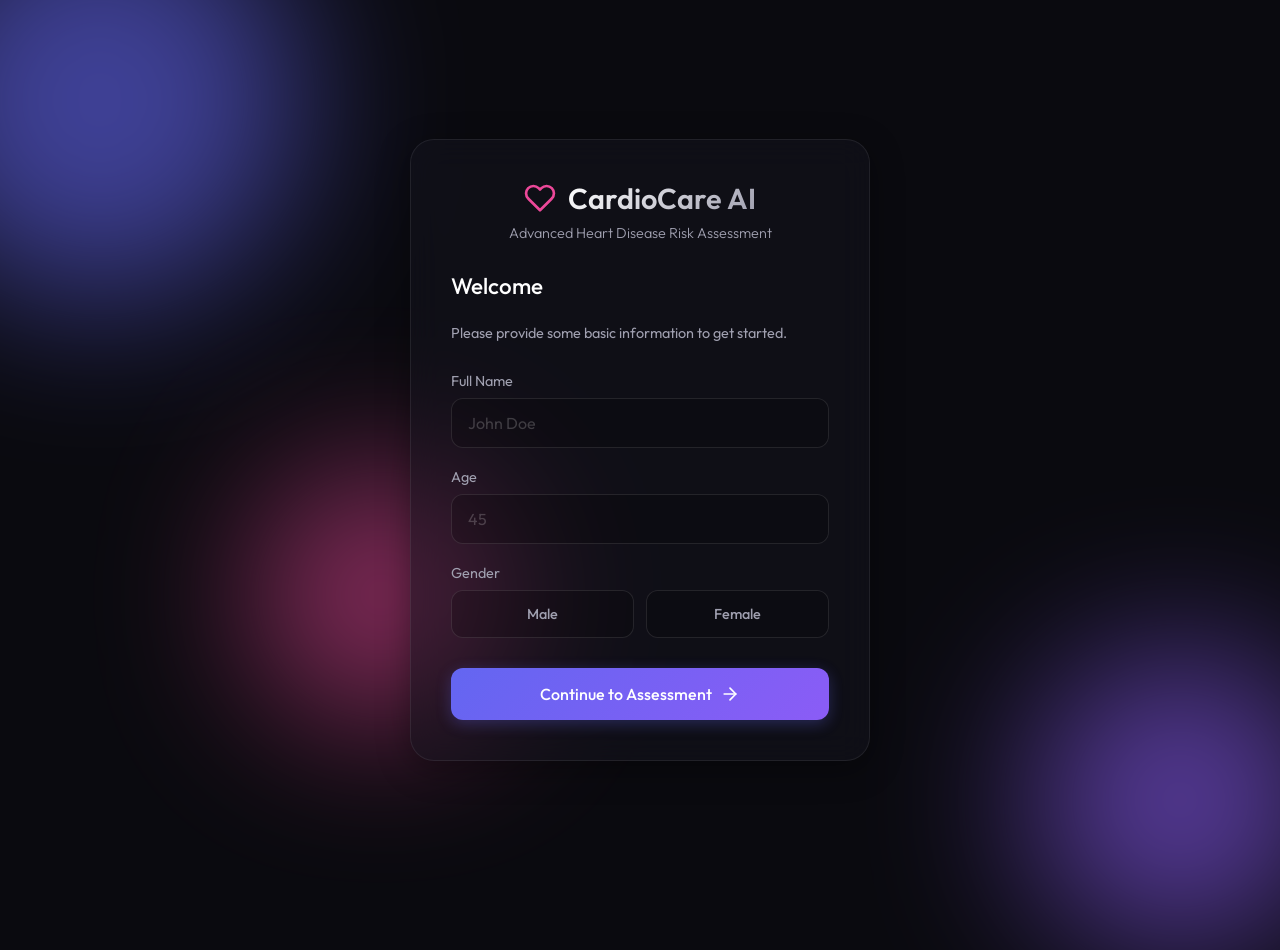
<file: index.html>
<!DOCTYPE html>
<html lang="en">
<head>
    <meta charset="UTF-8">
    <meta name="viewport" content="width=device-width, initial-scale=1.0">
    <title>Heart Disease Prediction</title>
    <meta name="description" content="Predict heart disease risk using our advanced ML model.">
    <!-- Google Fonts -->
    <link rel="preconnect" href="https://fonts.googleapis.com">
    <link rel="preconnect" href="https://fonts.gstatic.com" crossorigin>
    <link href="https://fonts.googleapis.com/css2?family=Outfit:wght@300;400;500;600;700&display=swap" rel="stylesheet">
    <!-- Custom CSS -->
    <link rel="stylesheet" href="style.css">
</head>
<body>
    <!-- Background Animated Shapes -->
    <div class="bg-shape shape1"></div>
    <div class="bg-shape shape2"></div>
    <div class="bg-shape shape3"></div>

    <main class="container">
        <div class="glass-panel">
            <header class="header">
                <div class="logo">
                    <svg viewBox="0 0 24 24" width="32" height="32" stroke="currentColor" stroke-width="2" fill="none" stroke-linecap="round" stroke-linejoin="round" class="heart-icon"><path d="M20.84 4.61a5.5 5.5 0 0 0-7.78 0L12 5.67l-1.06-1.06a5.5 5.5 0 0 0-7.78 7.78l1.06 1.06L12 21.23l7.78-7.78 1.06-1.06a5.5 5.5 0 0 0 0-7.78z"></path></svg>
                    <h1>CardioCare AI</h1>
                </div>
                <p class="subtitle">Advanced Heart Disease Risk Assessment</p>
            </header>

            <!-- User Info Form (Step 1) -->
            <form id="userInfoForm" class="form-section active-section">
                <h2>Welcome</h2>
                <p class="section-desc">Please provide some basic information to get started.</p>
                
                <div class="input-group">
                    <label for="name">Full Name</label>
                    <input type="text" id="name" name="name" required placeholder="John Doe">
                </div>

                <div class="input-group">
                    <label for="age">Age</label>
                    <input type="number" id="age" name="age" required placeholder="45" min="1" max="120">
                </div>

                <div class="input-group">
                    <label>Gender</label>
                    <div class="radio-group">
                        <label class="radio-card">
                            <input type="radio" name="gender" value="Male" required>
                            <span class="card-content">Male</span>
                        </label>
                        <label class="radio-card">
                            <input type="radio" name="gender" value="Female">
                            <span class="card-content">Female</span>
                        </label>
                    </div>
                </div>

                <button type="submit" class="btn-primary" id="continueBtn">
                    <span>Continue to Assessment</span>
                    <svg viewBox="0 0 24 24" width="20" height="20" stroke="currentColor" stroke-width="2" fill="none" stroke-linecap="round" stroke-linejoin="round"><line x1="5" y1="12" x2="19" y2="12"></line><polyline points="12 5 19 12 12 19"></polyline></svg>
                </button>
            </form>

            <!-- Success / Assessment Screen (Step 2) -->
            <div id="assessmentSection" class="form-section hidden-section">
                <div class="success-icon" style="margin-bottom: 10px;">
                    <svg viewBox="0 0 24 24" width="32" height="32" stroke="currentColor" stroke-width="2" fill="none" stroke-linecap="round" stroke-linejoin="round"><path d="M22 11.08V12a10 10 0 1 1-5.93-9.14"></path><polyline points="22 4 12 14.01 9 11.01"></polyline></svg>
                </div>
                <h2>Profile Saved!</h2>
                <p class="section-desc">Hello, <span id="displayUserName" class="highlight"></span>. Please enter your medical details.</p>
                
                <form id="predictionForm" class="medical-form">
                    <div class="grid-2">
                        <div class="input-group">
                            <label>Resting BP (mm Hg)</label>
                            <input type="number" id="restingBP" required placeholder="120">
                        </div>
                        <div class="input-group">
                            <label>Cholesterol (mg/dl)</label>
                            <input type="number" id="cholesterol" required placeholder="200">
                        </div>
                    </div>

                    <div class="grid-2">
                        <div class="input-group">
                            <label>Max Heart Rate</label>
                            <input type="number" id="maxHR" required placeholder="150">
                        </div>
                        <div class="input-group">
                            <label>Oldpeak</label>
                            <input type="number" step="0.1" id="oldpeak" required placeholder="0.0">
                        </div>
                    </div>

                    <div class="grid-2">
                        <div class="input-group">
                            <label>Fasting Blood Sugar</label>
                            <select id="fastingBS" required class="custom-select">
                                <option value="0">Lower than 120 mg/dl (0)</option>
                                <option value="1">Greater than 120 mg/dl (1)</option>
                            </select>
                        </div>
                        <div class="input-group">
                            <label>Chest Pain Type</label>
                            <select id="chestPainType" required class="custom-select">
                                <option value="ATA">Atypical Angina (ATA)</option>
                                <option value="NAP">Non-Anginal Pain (NAP)</option>
                                <option value="ASY" selected>Asymptomatic (ASY)</option>
                                <option value="TA">Typical Angina (TA)</option>
                            </select>
                        </div>
                    </div>

                    <div class="grid-2">
                        <div class="input-group">
                            <label>Resting ECG</label>
                            <select id="restingECG" required class="custom-select">
                                <option value="Normal" selected>Normal</option>
                                <option value="ST">ST-T wave abnormality</option>
                                <option value="LVH">Left ventricular hypertrophy (LVH)</option>
                            </select>
                        </div>
                        <div class="input-group">
                            <label>ST Slope</label>
                            <select id="stSlope" required class="custom-select">
                                <option value="Up">Upsloping</option>
                                <option value="Flat" selected>Flat</option>
                                <option value="Down">Downsloping</option>
                            </select>
                        </div>
                    </div>

                    <div class="input-group">
                        <label>Exercise Induced Angina</label>
                        <div class="radio-group">
                            <label class="radio-card">
                                <input type="radio" name="exerciseAngina" value="Y" required>
                                <span class="card-content">Yes</span>
                            </label>
                            <label class="radio-card">
                                <input type="radio" name="exerciseAngina" value="N" checked>
                                <span class="card-content">No</span>
                            </label>
                        </div>
                    </div>

                    <button type="submit" class="btn-primary" style="margin-top:20px;">
                        <span>Predict Risk</span>
                    </button>
                </form>
            </div>

            <!-- Result Section (Step 3) -->
            <div id="resultSection" class="form-section hidden-section" style="text-align: center;">
                <h2 id="resultTitle">Prediction Result</h2>
                <div id="resultBox" class="result-box">
                    <!-- Result content will be injected here -->
                </div>
                <button id="restartBtn" class="btn-secondary" style="margin-top:20px;">Start Over</button>
            </div>

            <!-- Loader -->
            <div id="loader" class="loader-overlay hidden">
                <div class="spinner"></div>
            </div>
        </div>
    </main>

    <script src="script.js"></script>
</body>
</html>
</file>
<file: style.css>
:root {
    --bg-primary: #0a0a0f;
    --bg-secondary: #13131f;
    --text-primary: #ffffff;
    --text-secondary: #a0a0b0;
    --accent-primary: #6366f1;
    --accent-secondary: #8b5cf6;
    --accent-tertiary: #ec4899;
    --glass-bg: rgba(20, 20, 30, 0.5);
    --glass-border: rgba(255, 255, 255, 0.08);
    --glass-shadow: 0 8px 32px 0 rgba(0, 0, 0, 0.36);
    --success: #10b981;
    --danger: #ef4444;
}

* {
    margin: 0;
    padding: 0;
    box-sizing: border-box;
}

body {
    font-family: 'Outfit', sans-serif;
    background-color: var(--bg-primary);
    color: var(--text-primary);
    min-height: 100vh;
    display: flex;
    justify-content: center;
    align-items: center;
    overflow-x: hidden;
    position: relative;
}

/* Animated Background Shapes */
.bg-shape {
    position: absolute;
    border-radius: 50%;
    filter: blur(80px);
    z-index: -1;
    opacity: 0.6;
    animation: float 20s infinite ease-in-out alternate;
}

.shape1 {
    width: 400px;
    height: 400px;
    background: var(--accent-primary);
    top: -100px;
    left: -100px;
    animation-delay: 0s;
}

.shape2 {
    width: 300px;
    height: 300px;
    background: var(--accent-secondary);
    bottom: -50px;
    right: -50px;
    animation-delay: -5s;
}

.shape3 {
    width: 250px;
    height: 250px;
    background: var(--accent-tertiary);
    bottom: 20%;
    left: 20%;
    animation-delay: -10s;
}

@keyframes float {
    0% { transform: translate(0, 0) scale(1); }
    33% { transform: translate(30px, -50px) scale(1.1); }
    66% { transform: translate(-20px, 20px) scale(0.9); }
    100% { transform: translate(0, 0) scale(1); }
}

/* Container & Glassmorphism */
.container {
    width: 100%;
    max-width: 500px;
    padding: 20px;
    z-index: 10;
}

.glass-panel {
    background: var(--glass-bg);
    backdrop-filter: blur(16px);
    -webkit-backdrop-filter: blur(16px);
    border: 1px solid var(--glass-border);
    border-radius: 24px;
    padding: 40px;
    box-shadow: var(--glass-shadow);
    position: relative;
    overflow: hidden;
}

/* Header */
.header {
    text-align: center;
    margin-bottom: 30px;
}

.logo {
    display: flex;
    align-items: center;
    justify-content: center;
    gap: 12px;
    margin-bottom: 8px;
}

.heart-icon {
    color: var(--accent-tertiary);
    animation: pulse 2s infinite;
}

@keyframes pulse {
    0% { transform: scale(1); }
    50% { transform: scale(1.1); }
    100% { transform: scale(1); }
}

h1 {
    font-size: 1.8rem;
    font-weight: 600;
    background: linear-gradient(135deg, #fff, #a0a0b0);
    -webkit-background-clip: text;
    -webkit-text-fill-color: transparent;
}

.subtitle {
    color: var(--text-secondary);
    font-size: 0.9rem;
    font-weight: 300;
}

/* Forms */
.form-section {
    display: flex;
    flex-direction: column;
    gap: 20px;
    transition: opacity 0.4s ease, transform 0.4s ease;
}

.active-section {
    opacity: 1;
    transform: translateY(0);
    pointer-events: auto;
}

.hidden-section {
    opacity: 0;
    transform: translateY(20px);
    pointer-events: none;
    position: absolute;
    visibility: hidden;
}

h2 {
    font-size: 1.4rem;
    font-weight: 500;
    margin-bottom: 4px;
}

.section-desc {
    color: var(--text-secondary);
    font-size: 0.9rem;
    margin-bottom: 10px;
}

.input-group {
    display: flex;
    flex-direction: column;
    gap: 8px;
}

label {
    font-size: 0.9rem;
    color: var(--text-secondary);
    font-weight: 400;
}

input[type="text"],
input[type="number"] {
    background: rgba(0, 0, 0, 0.2);
    border: 1px solid rgba(255, 255, 255, 0.1);
    border-radius: 12px;
    padding: 14px 16px;
    color: var(--text-primary);
    font-family: inherit;
    font-size: 1rem;
    outline: none;
    transition: all 0.3s ease;
}

input:focus {
    border-color: var(--accent-primary);
    box-shadow: 0 0 0 3px rgba(99, 102, 241, 0.2);
}

input::placeholder {
    color: rgba(255, 255, 255, 0.2);
}

/* Custom Radio Buttons */
.radio-group {
    display: grid;
    grid-template-columns: 1fr 1fr;
    gap: 12px;
}

.radio-card {
    position: relative;
    cursor: pointer;
}

.radio-card input {
    position: absolute;
    opacity: 0;
    cursor: pointer;
}

.card-content {
    display: block;
    background: rgba(0, 0, 0, 0.2);
    border: 1px solid rgba(255, 255, 255, 0.1);
    border-radius: 12px;
    padding: 14px;
    text-align: center;
    transition: all 0.3s ease;
    font-weight: 500;
}

.radio-card:hover .card-content {
    background: rgba(255, 255, 255, 0.05);
}

.radio-card input:checked ~ .card-content {
    background: rgba(99, 102, 241, 0.15);
    border-color: var(--accent-primary);
    color: #fff;
    box-shadow: inset 0 0 0 1px var(--accent-primary);
}

/* Button */
.btn-primary {
    background: linear-gradient(135deg, var(--accent-primary), var(--accent-secondary));
    color: white;
    border: none;
    border-radius: 12px;
    padding: 16px;
    font-family: inherit;
    font-size: 1rem;
    font-weight: 500;
    cursor: pointer;
    display: flex;
    justify-content: center;
    align-items: center;
    gap: 8px;
    margin-top: 10px;
    transition: transform 0.2s ease, box-shadow 0.2s ease;
    box-shadow: 0 4px 15px rgba(99, 102, 241, 0.3);
}

.btn-primary:hover {
    transform: translateY(-2px);
    box-shadow: 0 6px 20px rgba(99, 102, 241, 0.4);
}

.btn-primary:active {
    transform: translateY(0);
}

/* Success Section */
.success-icon {
    color: var(--success);
    display: flex;
    justify-content: center;
    margin-bottom: 20px;
}

.highlight {
    color: var(--accent-primary);
    font-weight: 600;
}

.placeholder-box {
    background: rgba(0, 0, 0, 0.2);
    border: 1px dashed rgba(255, 255, 255, 0.2);
    border-radius: 12px;
    padding: 30px;
    text-align: center;
    margin-top: 20px;
}

.small-text {
    font-size: 0.8rem;
    color: var(--text-secondary);
    margin-top: 8px;
}

/* Loader */
.loader-overlay {
    position: absolute;
    top: 0;
    left: 0;
    width: 100%;
    height: 100%;
    background: rgba(10, 10, 15, 0.8);
    backdrop-filter: blur(4px);
    display: flex;
    justify-content: center;
    align-items: center;
    z-index: 50;
    border-radius: 24px;
    transition: opacity 0.3s ease;
}

.loader-overlay.hidden {
    opacity: 0;
    pointer-events: none;
    visibility: hidden;
}

.spinner {
    width: 40px;
    height: 40px;
    border: 3px solid rgba(255, 255, 255, 0.1);
    border-radius: 50%;
    border-top-color: var(--accent-primary);
    animation: spin 1s ease-in-out infinite;
}

@keyframes spin {
    to { transform: rotate(360deg); }
}

/* Grid and Additional Form Styles */
.grid-2 {
    display: grid;
    grid-template-columns: 1fr 1fr;
    gap: 15px;
}

select.custom-select {
    background: rgba(0, 0, 0, 0.2);
    border: 1px solid rgba(255, 255, 255, 0.1);
    border-radius: 12px;
    padding: 14px 16px;
    color: var(--text-primary);
    font-family: inherit;
    font-size: 1rem;
    outline: none;
    transition: all 0.3s ease;
    appearance: none;
    cursor: pointer;
}

select.custom-select:focus {
    border-color: var(--accent-primary);
    box-shadow: 0 0 0 3px rgba(99, 102, 241, 0.2);
}

select.custom-select option {
    background: var(--bg-secondary);
    color: var(--text-primary);
}

.btn-secondary {
    background: rgba(255, 255, 255, 0.1);
    color: white;
    border: 1px solid rgba(255, 255, 255, 0.2);
    border-radius: 12px;
    padding: 14px 24px;
    font-family: inherit;
    font-size: 1rem;
    cursor: pointer;
    transition: all 0.2s ease;
}

.btn-secondary:hover {
    background: rgba(255, 255, 255, 0.2);
}

.result-box {
    margin: 20px 0;
    padding: 30px;
    border-radius: 16px;
    background: rgba(0,0,0,0.3);
    font-size: 1.2rem;
    font-weight: 600;
}

.result-high {
    color: var(--danger);
    border: 1px solid rgba(239, 68, 68, 0.3);
    box-shadow: 0 0 20px rgba(239, 68, 68, 0.2);
}

.result-low {
    color: var(--success);
    border: 1px solid rgba(16, 185, 129, 0.3);
    box-shadow: 0 0 20px rgba(16, 185, 129, 0.2);
}

/* Responsive */
@media (max-width: 600px) {
    .glass-panel {
        padding: 25px 15px;
    }
    .grid-2 {
        grid-template-columns: 1fr;
        gap: 10px;
    }
    h1 {
        font-size: 1.5rem;
    }
    .logo svg {
        width: 24px;
        height: 24px;
    }
}
</file>
<file: static/style.css>
:root {
    --bg-primary: #0a0a0f;
    --bg-secondary: #13131f;
    --text-primary: #ffffff;
    --text-secondary: #a0a0b0;
    --accent-primary: #6366f1;
    --accent-secondary: #8b5cf6;
    --accent-tertiary: #ec4899;
    --glass-bg: rgba(20, 20, 30, 0.5);
    --glass-border: rgba(255, 255, 255, 0.08);
    --glass-shadow: 0 8px 32px 0 rgba(0, 0, 0, 0.36);
    --success: #10b981;
    --danger: #ef4444;
}

* {
    margin: 0;
    padding: 0;
    box-sizing: border-box;
}

body {
    font-family: 'Outfit', sans-serif;
    background-color: var(--bg-primary);
    color: var(--text-primary);
    min-height: 100vh;
    display: flex;
    justify-content: center;
    align-items: center;
    overflow-x: hidden;
    position: relative;
}

/* Animated Background Shapes */
.bg-shape {
    position: absolute;
    border-radius: 50%;
    filter: blur(80px);
    z-index: -1;
    opacity: 0.6;
    animation: float 20s infinite ease-in-out alternate;
}

.shape1 {
    width: 400px;
    height: 400px;
    background: var(--accent-primary);
    top: -100px;
    left: -100px;
    animation-delay: 0s;
}

.shape2 {
    width: 300px;
    height: 300px;
    background: var(--accent-secondary);
    bottom: -50px;
    right: -50px;
    animation-delay: -5s;
}

.shape3 {
    width: 250px;
    height: 250px;
    background: var(--accent-tertiary);
    bottom: 20%;
    left: 20%;
    animation-delay: -10s;
}

@keyframes float {
    0% { transform: translate(0, 0) scale(1); }
    33% { transform: translate(30px, -50px) scale(1.1); }
    66% { transform: translate(-20px, 20px) scale(0.9); }
    100% { transform: translate(0, 0) scale(1); }
}

/* Container & Glassmorphism */
.container {
    width: 100%;
    max-width: 500px;
    padding: 20px;
    z-index: 10;
}

.glass-panel {
    background: var(--glass-bg);
    backdrop-filter: blur(16px);
    -webkit-backdrop-filter: blur(16px);
    border: 1px solid var(--glass-border);
    border-radius: 24px;
    padding: 40px;
    box-shadow: var(--glass-shadow);
    position: relative;
    overflow: hidden;
}

/* Header */
.header {
    text-align: center;
    margin-bottom: 30px;
}

.logo {
    display: flex;
    align-items: center;
    justify-content: center;
    gap: 12px;
    margin-bottom: 8px;
}

.heart-icon {
    color: var(--accent-tertiary);
    animation: pulse 2s infinite;
}

@keyframes pulse {
    0% { transform: scale(1); }
    50% { transform: scale(1.1); }
    100% { transform: scale(1); }
}

h1 {
    font-size: 1.8rem;
    font-weight: 600;
    background: linear-gradient(135deg, #fff, #a0a0b0);
    -webkit-background-clip: text;
    -webkit-text-fill-color: transparent;
}

.subtitle {
    color: var(--text-secondary);
    font-size: 0.9rem;
    font-weight: 300;
}

/* Forms */
.form-section {
    display: flex;
    flex-direction: column;
    gap: 20px;
    transition: opacity 0.4s ease, transform 0.4s ease;
}

.active-section {
    opacity: 1;
    transform: translateY(0);
    pointer-events: auto;
}

.hidden-section {
    opacity: 0;
    transform: translateY(20px);
    pointer-events: none;
    position: absolute;
    visibility: hidden;
}

h2 {
    font-size: 1.4rem;
    font-weight: 500;
    margin-bottom: 4px;
}

.section-desc {
    color: var(--text-secondary);
    font-size: 0.9rem;
    margin-bottom: 10px;
}

.input-group {
    display: flex;
    flex-direction: column;
    gap: 8px;
}

label {
    font-size: 0.9rem;
    color: var(--text-secondary);
    font-weight: 400;
}

input[type="text"],
input[type="number"] {
    background: rgba(0, 0, 0, 0.2);
    border: 1px solid rgba(255, 255, 255, 0.1);
    border-radius: 12px;
    padding: 14px 16px;
    color: var(--text-primary);
    font-family: inherit;
    font-size: 1rem;
    outline: none;
    transition: all 0.3s ease;
}

input:focus {
    border-color: var(--accent-primary);
    box-shadow: 0 0 0 3px rgba(99, 102, 241, 0.2);
}

input::placeholder {
    color: rgba(255, 255, 255, 0.2);
}

/* Custom Radio Buttons */
.radio-group {
    display: grid;
    grid-template-columns: 1fr 1fr;
    gap: 12px;
}

.radio-card {
    position: relative;
    cursor: pointer;
}

.radio-card input {
    position: absolute;
    opacity: 0;
    cursor: pointer;
}

.card-content {
    display: block;
    background: rgba(0, 0, 0, 0.2);
    border: 1px solid rgba(255, 255, 255, 0.1);
    border-radius: 12px;
    padding: 14px;
    text-align: center;
    transition: all 0.3s ease;
    font-weight: 500;
}

.radio-card:hover .card-content {
    background: rgba(255, 255, 255, 0.05);
}

.radio-card input:checked ~ .card-content {
    background: rgba(99, 102, 241, 0.15);
    border-color: var(--accent-primary);
    color: #fff;
    box-shadow: inset 0 0 0 1px var(--accent-primary);
}

/* Button */
.btn-primary {
    background: linear-gradient(135deg, var(--accent-primary), var(--accent-secondary));
    color: white;
    border: none;
    border-radius: 12px;
    padding: 16px;
    font-family: inherit;
    font-size: 1rem;
    font-weight: 500;
    cursor: pointer;
    display: flex;
    justify-content: center;
    align-items: center;
    gap: 8px;
    margin-top: 10px;
    transition: transform 0.2s ease, box-shadow 0.2s ease;
    box-shadow: 0 4px 15px rgba(99, 102, 241, 0.3);
}

.btn-primary:hover {
    transform: translateY(-2px);
    box-shadow: 0 6px 20px rgba(99, 102, 241, 0.4);
}

.btn-primary:active {
    transform: translateY(0);
}

/* Success Section */
.success-icon {
    color: var(--success);
    display: flex;
    justify-content: center;
    margin-bottom: 20px;
}

.highlight {
    color: var(--accent-primary);
    font-weight: 600;
}

.placeholder-box {
    background: rgba(0, 0, 0, 0.2);
    border: 1px dashed rgba(255, 255, 255, 0.2);
    border-radius: 12px;
    padding: 30px;
    text-align: center;
    margin-top: 20px;
}

.small-text {
    font-size: 0.8rem;
    color: var(--text-secondary);
    margin-top: 8px;
}

/* Loader */
.loader-overlay {
    position: absolute;
    top: 0;
    left: 0;
    width: 100%;
    height: 100%;
    background: rgba(10, 10, 15, 0.8);
    backdrop-filter: blur(4px);
    display: flex;
    justify-content: center;
    align-items: center;
    z-index: 50;
    border-radius: 24px;
    transition: opacity 0.3s ease;
}

.loader-overlay.hidden {
    opacity: 0;
    pointer-events: none;
    visibility: hidden;
}

.spinner {
    width: 40px;
    height: 40px;
    border: 3px solid rgba(255, 255, 255, 0.1);
    border-radius: 50%;
    border-top-color: var(--accent-primary);
    animation: spin 1s ease-in-out infinite;
}

@keyframes spin {
    to { transform: rotate(360deg); }
}

/* Grid and Additional Form Styles */
.grid-2 {
    display: grid;
    grid-template-columns: 1fr 1fr;
    gap: 15px;
}

select.custom-select {
    background: rgba(0, 0, 0, 0.2);
    border: 1px solid rgba(255, 255, 255, 0.1);
    border-radius: 12px;
    padding: 14px 16px;
    color: var(--text-primary);
    font-family: inherit;
    font-size: 1rem;
    outline: none;
    transition: all 0.3s ease;
    appearance: none;
    cursor: pointer;
}

select.custom-select:focus {
    border-color: var(--accent-primary);
    box-shadow: 0 0 0 3px rgba(99, 102, 241, 0.2);
}

select.custom-select option {
    background: var(--bg-secondary);
    color: var(--text-primary);
}

.btn-secondary {
    background: rgba(255, 255, 255, 0.1);
    color: white;
    border: 1px solid rgba(255, 255, 255, 0.2);
    border-radius: 12px;
    padding: 14px 24px;
    font-family: inherit;
    font-size: 1rem;
    cursor: pointer;
    transition: all 0.2s ease;
}

.btn-secondary:hover {
    background: rgba(255, 255, 255, 0.2);
}

.result-box {
    margin: 20px 0;
    padding: 30px;
    border-radius: 16px;
    background: rgba(0,0,0,0.3);
    font-size: 1.2rem;
    font-weight: 600;
}

.result-high {
    color: var(--danger);
    border: 1px solid rgba(239, 68, 68, 0.3);
    box-shadow: 0 0 20px rgba(239, 68, 68, 0.2);
}

.result-low {
    color: var(--success);
    border: 1px solid rgba(16, 185, 129, 0.3);
    box-shadow: 0 0 20px rgba(16, 185, 129, 0.2);
}

/* Responsive */
@media (max-width: 600px) {
    .glass-panel {
        padding: 25px 15px;
    }
    .grid-2 {
        grid-template-columns: 1fr;
        gap: 10px;
    }
    h1 {
        font-size: 1.5rem;
    }
    .logo svg {
        width: 24px;
        height: 24px;
    }
}
</file>
